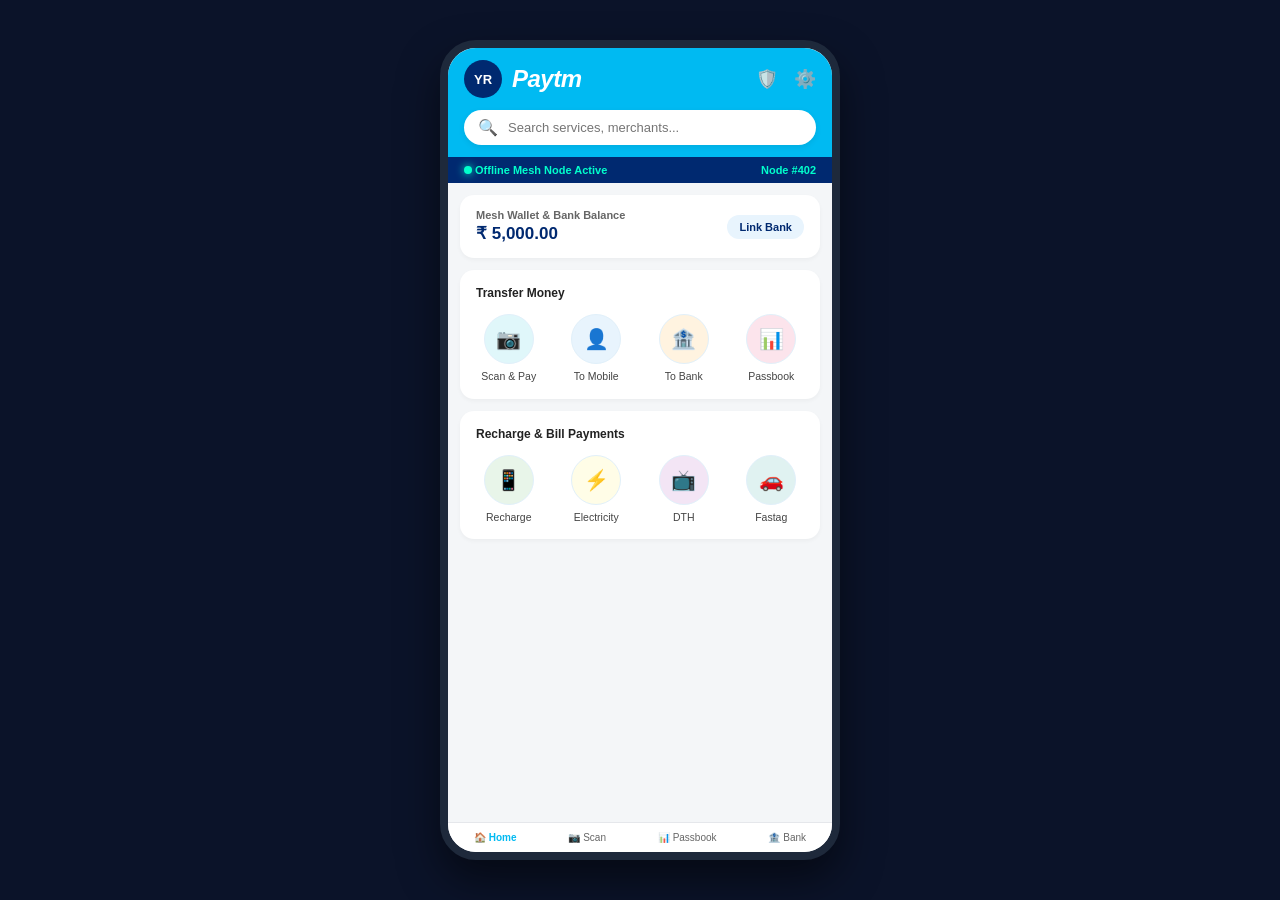
<file: index.html>
<!DOCTYPE html>
<html lang="en">
<head>
    <meta charset="UTF-8">
    <meta name="viewport" content="width=device-width, initial-scale=1.0">
    <title>Paytm - Official Offline Mesh UI</title>
    <link rel="stylesheet" href="style.css">
</head>
<body>

<div class="paytm-mobile-frame">
    <div class="paytm-nav-header">
        <div class="header-top-row">
            <div class="user-profile-group">
                <div class="user-avatar-circle">YR</div>
                <div class="paytm-logo-text">Paytm</div>
            </div>
            <div class="header-action-icons">
                <span>🛡️</span>
                <span>⚙️</span>
            </div>
        </div>
        <div class="paytm-search-box">
            <span>🔍</span>
            <input type="text" placeholder="Search services, merchants...">
        </div>
    </div>

    <div class="mesh-active-banner">
        <span><span class="pulsing-dot"></span> Offline Mesh Node Active</span>
        <span>Node #402</span>
    </div>

    <div class="scrollable-body" id="homeContent">
        <div class="paytm-balance-card">
            <div>
                <h4>Mesh Wallet & Bank Balance</h4>
                <h2>₹ <span id="displayedBalance">5,000.00</span></h2>
            </div>
            <button class="link-bank-pill" onclick="openBankPopup()">Link Bank</button>
        </div>

        <div class="dashboard-section">
            <div class="dashboard-title">Transfer Money</div>
            <div class="app-grid-4">
                <div class="grid-icon-item" onclick="switchSection('scanSection')">
                    <div class="icon-circle" style="background:#e0f7fa;">📷</div>
                    <span>Scan & Pay</span>
                </div>
                <div class="grid-icon-item" onclick="switchSection('mobileSection')">
                    <div class="icon-circle" style="background:#e8f4fd;">👤</div>
                    <span>To Mobile</span>
                </div>
                <div class="grid-icon-item" onclick="switchSection('bankSection')">
                    <div class="icon-circle" style="background:#fff3e0;">🏦</div>
                    <span>To Bank</span>
                </div>
                <div class="grid-icon-item" onclick="switchSection('passbookSection')">
                    <div class="icon-circle" style="background:#fce4ec;">📊</div>
                    <span>Passbook</span>
                </div>
            </div>
        </div>

        <div class="dashboard-section">
            <div class="dashboard-title">Recharge & Bill Payments</div>
            <div class="app-grid-4">
                <div class="grid-icon-item" onclick="triggerUtilityAction('Mobile Recharge')">
                    <div class="icon-circle" style="background:#e8f5e9;">📱</div>
                    <span>Recharge</span>
                </div>
                <div class="grid-icon-item" onclick="triggerUtilityAction('Electricity Bill')">
                    <div class="icon-circle" style="background:#fffde7;">⚡</div>
                    <span>Electricity</span>
                </div>
                <div class="grid-icon-item" onclick="triggerUtilityAction('DTH Cable')">
                    <div class="icon-circle" style="background:#f3e5f5;">📺</div>
                    <span>DTH</span>
                </div>
                <div class="grid-icon-item" onclick="triggerUtilityAction('Fastag Recharge')">
                    <div class="icon-circle" style="background:#e0f2f1;">🚗</div>
                    <span>Fastag</span>
                </div>
            </div>
        </div>

        <div class="action-panel" id="scanSection">
            <h3 style="font-size:14px; color:#002970; margin-bottom:8px;">📷 Scan Merchant Mesh QR</h3>
            <div style="background:#000; color:#0f0; padding:18px; border-radius:8px; font-family:monospace; font-size:11px; margin-bottom:10px;">
                [ Scanning Mesh Beacon... ]<br>Connected: Sharma General Store
            </div>
            <input type="number" id="scanInputAmt" class="form-input-field" value="150" placeholder="Enter Amount">
            <button class="primary-submit-btn" onclick="startPayment('Scan & Pay')">Pay via Mesh</button>
        </div>

        <div class="action-panel" id="mobileSection">
            <h3 style="font-size:14px; color:#002970; margin-bottom:8px;">👤 Send to Mobile / UPI ID</h3>
            <input type="text" class="form-input-field" value="9876543210@paytm" placeholder="Mobile / UPI">
            <input type="number" id="mobileInputAmt" class="form-input-field" value="500" placeholder="Amount">
            <button class="primary-submit-btn" onclick="startPayment('Mobile Transfer')">Transfer Offline</button>
        </div>

        <div class="action-panel" id="bankSection">
            <h3 style="font-size:14px; color:#002970; margin-bottom:8px;">🏦 Transfer to Bank Account</h3>
            <input type="text" class="form-input-field" value="3829010002938" placeholder="Account Number">
            <input type="text" class="form-input-field" value="SBIN0001234" placeholder="IFSC Code">
            <input type="number" id="bankInputAmt" class="form-input-field" value="1000" placeholder="Amount">
            <button class="primary-submit-btn" onclick="startPayment('Bank Transfer')">Send Money</button>
        </div>

        <div class="action-panel" id="passbookSection">
            <h3 style="font-size:14px; color:#002970; margin-bottom:8px;">📊 Mesh Passbook Ledger</h3>
            <div id="passbookLogs" style="font-size:11px; color:#555;">
                <p style="padding:6px 0; border-bottom:1px solid #eee;">✅ Paid ₹150 to Sharma Store (Mesh Relay) - <b>Success</b></p>
                <p style="padding:6px 0; border-bottom:1px solid #eee;">✅ Added ₹2,000 from SBI A/c - <b>Success</b></p>
            </div>
        </div>
    </div>

    <div class="bottom-tab-menu">
        <div class="tab-btn active" onclick="returnHome()">🏠 Home</div>
        <div class="tab-btn" onclick="switchSection('scanSection')">📷 Scan</div>
        <div class="tab-btn" onclick="switchSection('passbookSection')">📊 Passbook</div>
        <div class="tab-btn" onclick="openBankPopup()">🏦 Bank</div>
    </div>

    <div class="fullscreen-modal" id="bankModalPopup">
        <h2 style="color:#002970; margin-bottom:8px;">Link Bank Account</h2>
        <p style="font-size:12px; color:#666; margin-bottom:15px;">Sync balances securely via local mesh nodes.</p>
        <select class="form-input-field">
            <option>State Bank of India (SBI) - 4092</option>
            <option>HDFC Bank - 1189</option>
            <option>Punjab National Bank - 7721</option>
        </select>
        <button class="primary-submit-btn" onclick="closeBankPopup()">Verify & Link</button>
        <button style="background:none; border:none; color:#888; margin-top:12px; cursor:pointer;" onclick="closeBankPopup()">Cancel</button>
    </div>

    <div class="fullscreen-modal" id="pinModalPopup">
        <h2 style="color:#002970; margin-bottom:5px;">Enter 4-Digit UPI PIN</h2>
        <p style="font-size:11px; color:#666; margin-bottom:15px;">Secure Offline Mesh Routing</p>
        <input type="password" maxlength="4" class="form-input-field" style="text-align:center; font-size:24px; letter-spacing:10px;" value="1234">
        <button class="primary-submit-btn" onclick="completeTransaction()">Confirm & Pay</button>
    </div>

    <div class="fullscreen-modal" id="successModalPopup">
        <div style="font-size:50px; color:#27ae60; margin-bottom:8px;">✅</div>
        <h2 style="color: #27ae60; margin-bottom: 5px;">Payment Successful!</h2>
        <p style="color: #666; font-size: 12px; margin-bottom: 15px;">Relayed securely via Bluetooth Mesh nodes without internet.</p>
        <div style="background: #f8f9fa; padding: 12px; border-radius: 8px; width: 100%; margin-bottom: 15px; font-size: 11px; text-align: left;">
            <p><b>Type:</b> <span id="finalType">Scan & Pay</span></p>
            <p><b>Amount:</b> ₹<span id="finalAmt">150</span></p>
            <p><b>Status:</b> Mesh Verified</p>
        </div>
        <button class="primary-submit-btn" onclick="returnHome()">Done</button>
    </div>
</div>

<script src="script.js"></script>
</body>
</html>
</file>
<file: style.css>
* {
    box-sizing: border-box;
    margin: 0;
    padding: 0;
    font-family: -apple-system, BlinkMacSystemFont, "Segoe UI", Roboto, Helvetica, Arial, sans-serif;
}
body {
    background-color: #0b1329;
    display: flex;
    justify-content: center;
    align-items: center;
    min-height: 100vh;
}
.paytm-mobile-frame {
    width: 100%;
    max-width: 400px;
    height: 100vh;
    max-height: 820px;
    background: #f4f6f8;
    box-shadow: 0 20px 40px rgba(0,0,0,0.5);
    display: flex;
    flex-direction: column;
    overflow: hidden;
    border-radius: 36px;
    border: 8px solid #1e293b;
    position: relative;
}
.paytm-nav-header {
    background: #00baf2;
    padding: 12px 16px;
    color: white;
}
.header-top-row {
    display: flex;
    justify-content: space-between;
    align-items: center;
    margin-bottom: 12px;
}
.user-profile-group {
    display: flex;
    align-items: center;
    gap: 10px;
}
.user-avatar-circle {
    width: 38px;
    height: 38px;
    background: #002970;
    color: white;
    border-radius: 50%;
    display: flex;
    align-items: center;
    justify-content: center;
    font-weight: 800;
    font-size: 13px;
}
.paytm-logo-text {
    font-size: 24px;
    font-weight: 900;
    font-style: italic;
    letter-spacing: -0.5px;
}
.header-action-icons {
    display: flex;
    gap: 16px;
    font-size: 18px;
}
.paytm-search-box {
    background: #ffffff;
    border-radius: 24px;
    padding: 8px 14px;
    display: flex;
    align-items: center;
    gap: 10px;
    box-shadow: 0 2px 6px rgba(0,0,0,0.08);
}
.paytm-search-box input {
    border: none;
    outline: none;
    width: 100%;
    font-size: 13px;
    color: #333;
}
.mesh-active-banner {
    background: #002970;
    color: #00ffcc;
    padding: 7px 16px;
    font-size: 11px;
    display: flex;
    justify-content: space-between;
    align-items: center;
    font-weight: 600;
}
.pulsing-dot {
    height: 8px;
    width: 8px;
    background-color: #00ffcc;
    border-radius: 50%;
    display: inline-block;
    box-shadow: 0 0 8px #00ffcc;
}
.scrollable-body {
    flex: 1;
    overflow-y: auto;
    padding: 12px;
}
.paytm-balance-card {
    background: white;
    border-radius: 14px;
    padding: 14px 16px;
    margin-bottom: 12px;
    display: flex;
    justify-content: space-between;
    align-items: center;
    box-shadow: 0 2px 4px rgba(0,0,0,0.04);
}
.paytm-balance-card h4 {
    font-size: 11px;
    color: #666;
}
.paytm-balance-card h2 {
    font-size: 17px;
    color: #002970;
    margin-top: 2px;
}
.link-bank-pill {
    background: #e8f4fd;
    color: #002970;
    padding: 6px 12px;
    border-radius: 16px;
    font-size: 11px;
    font-weight: bold;
    border: none;
    cursor: pointer;
}
.dashboard-section {
    background: white;
    border-radius: 14px;
    padding: 16px 10px;
    margin-bottom: 12px;
    box-shadow: 0 2px 4px rgba(0,0,0,0.04);
}
.dashboard-title {
    font-size: 12px;
    font-weight: bold;
    color: #222;
    margin-bottom: 14px;
    padding-left: 6px;
}
.app-grid-4 {
    display: grid;
    grid-template-columns: repeat(4, 1fr);
    gap: 10px;
    text-align: center;
}
.grid-icon-item {
    cursor: pointer;
}
.icon-circle {
    width: 50px;
    height: 50px;
    background: #f0f8ff;
    border-radius: 50%;
    display: flex;
    align-items: center;
    justify-content: center;
    margin: 0 auto 6px;
    font-size: 20px;
    border: 1px solid #e1f0fa;
}
.grid-icon-item span {
    font-size: 10.5px;
    color: #444;
    display: block;
    line-height: 1.2;
}
.action-panel {
    display: none;
    background: white;
    border-radius: 14px;
    padding: 16px;
    margin-bottom: 12px;
    box-shadow: 0 2px 6px rgba(0,0,0,0.06);
}
.action-panel.active {
    display: block;
}
.form-input-field {
    width: 100%;
    padding: 11px;
    border: 1px solid #d1d5db;
    border-radius: 8px;
    font-size: 13px;
    margin-bottom: 10px;
    outline: none;
}
.primary-submit-btn {
    background: #002970;
    color: white;
    border: none;
    width: 100%;
    padding: 12px;
    border-radius: 8px;
    font-size: 14px;
    font-weight: bold;
    cursor: pointer;
}
.bottom-tab-menu {
    background: white;
    display: flex;
    justify-content: space-around;
    padding: 9px 0;
    border-top: 1px solid #e5e7eb;
}
.tab-btn {
    text-align: center;
    font-size: 10px;
    color: #666;
    cursor: pointer;
}
.tab-btn.active {
    color: #00baf2;
    font-weight: bold;
}
.fullscreen-modal {
    display: none;
    position: absolute;
    top: 0;
    left: 0;
    width: 100%;
    height: 100%;
    background: white;
    flex-direction: column;
    justify-content: center;
    align-items: center;
    text-align: center;
    padding: 24px;
    z-index: 100;
}
.fullscreen-modal.active {
    display: flex;
}
</file>
